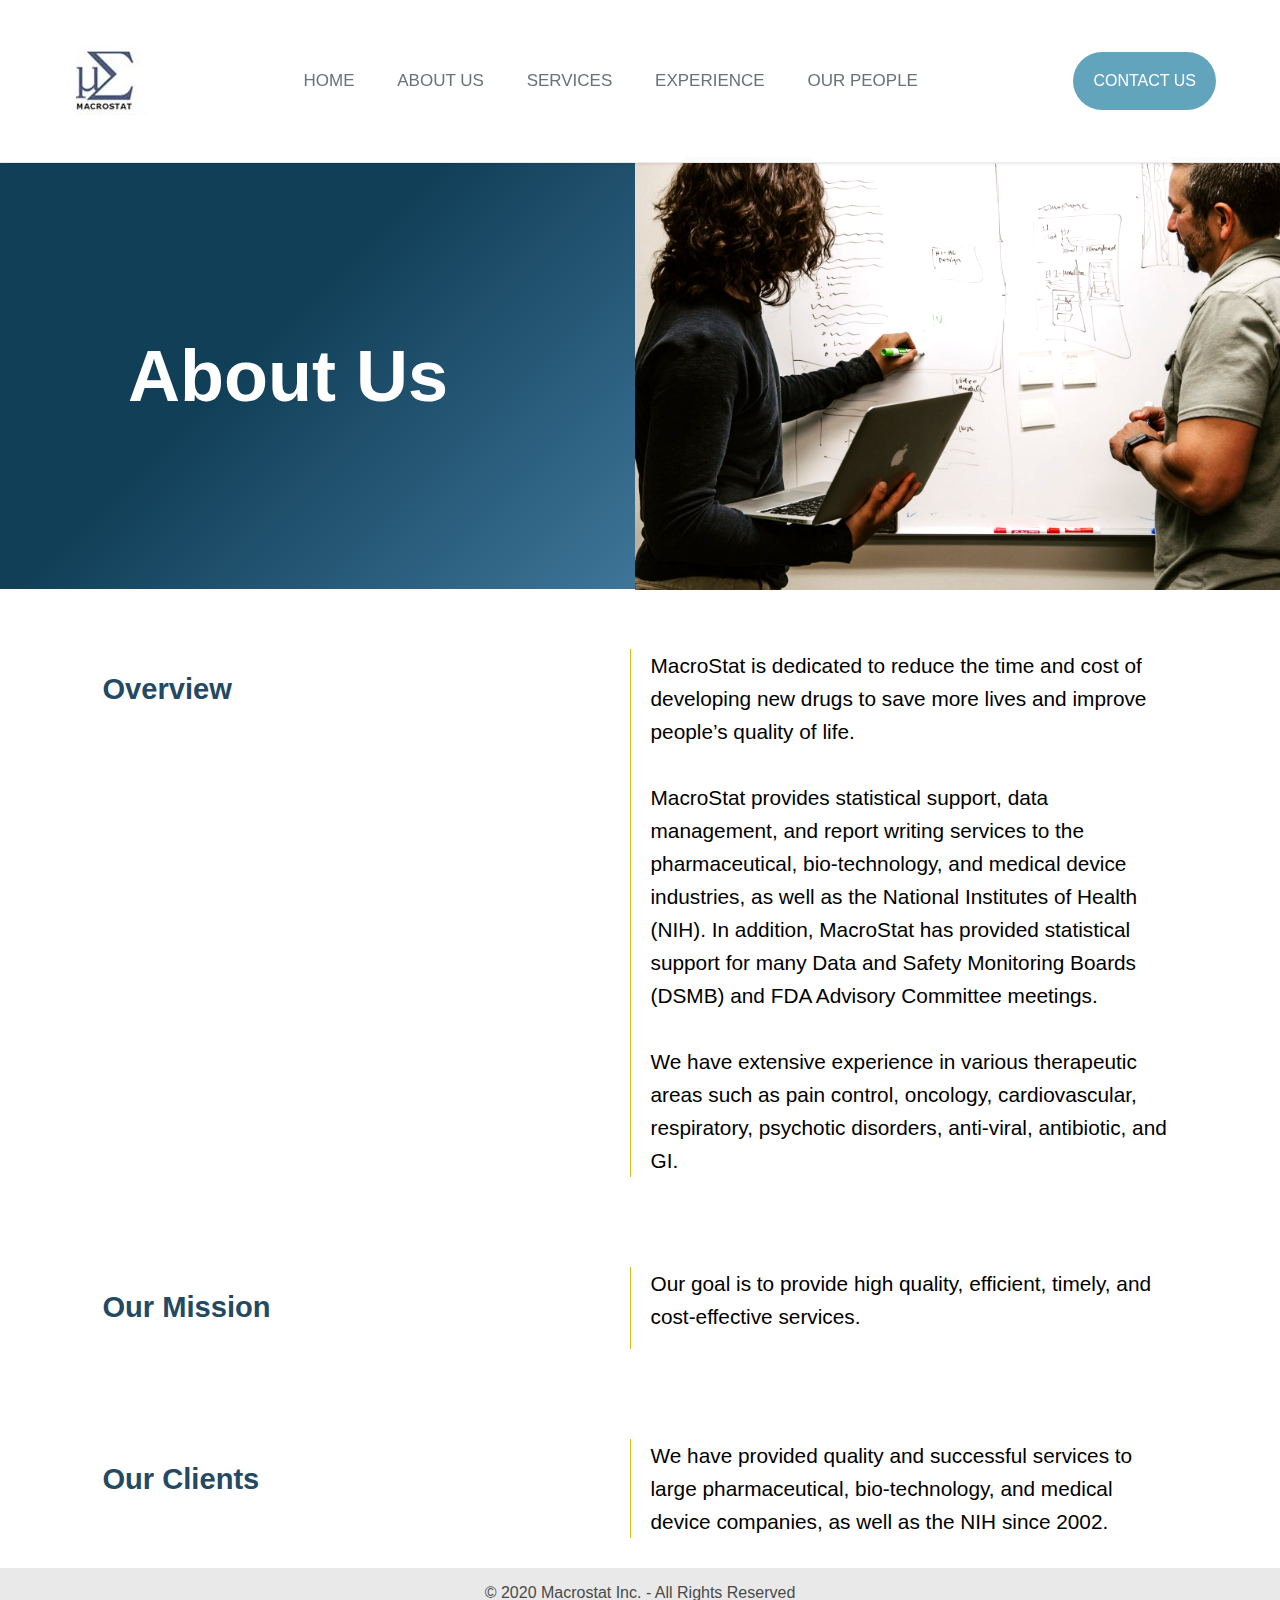
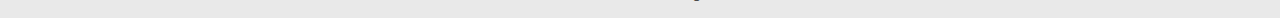
<file: aboutus.html>
<!DOCTYPE html>
<html lang="en">
  <head>
    <meta charset="UTF-8" />
    <meta name="viewport" content="width=device-width, initial-scale=1.0" />
    <title>About Us</title>
    <link rel="stylesheet" href="style.css" />
  </head>
  <body>
    <div class="header-container">
      <header>
        <div class="img-container">
          <a href="index.html" class="img-button">
            <img src="images/logo_edited.jpg" alt="" />
          </a>
        </div>
        <div class="nav-container">
          <a href="index.html" class="nav-links">HOME</a>
          <a href="aboutus.html" id="onThispage" class="nav-links">ABOUT US</a>
          <a href="services.html" class="nav-links">SERVICES</a>
          <a href="experience.html" class="nav-links">EXPERIENCE</a>
          <a href="ourpeople.html" class="nav-links">OUR PEOPLE</a>
        </div>
        <div class="contact-us-button">
          <a
            class="button-design"
            href="contactus.html"
            target=""
            rel="nofollow noopener"
            >Contact Us</a
          >
        </div>
        <div class="contact-us-button" id="contact-us-button-2">
          <a
            id="button-design-2"
            href="contactus.html"
            target=""
            rel="nofollow noopener"
            ><img src="images/icons/call-transparent.png" alt=""
          /></a>
        </div>
        <div class="nav-menu">
          <div class="line1"></div>
          <div class="line2"></div>
          <div class="line3"></div>
        </div>
      </header>
    </div>
    <div class="space"></div>
    <div class="header-content-container">
      <div class="section-header-container">
        <div class="section-header" id="aboutus-header">
          <h1>About Us</h1>
        </div>
        <div class="section-image" id="aboutus-image">
          <img src="images/header images/aboutus.jpeg" alt="" />
        </div>
      </div>

      <div class="body-content-container">
        <div class="aboutus-body-container" id="bc-1">
          <div class="body-header" id="bh-1">
            <h2>Overview</h2>
          </div>
          <div class="body-paragraph" id="bp-1">
            <p>
              MacroStat is dedicated to reduce the time and cost of developing
              new drugs to save more lives and improve people’s quality of life.
              <br /><br />
              MacroStat provides statistical support, data management, and
              report writing services to the pharmaceutical, bio-technology, and
              medical device industries, as well as the National Institutes of
              Health (NIH). In addition, MacroStat has provided statistical
              support for many Data and Safety Monitoring Boards (DSMB) and FDA
              Advisory Committee meetings.
              <br /><br />
              We have extensive experience in various therapeutic areas such as
              pain control, oncology, cardiovascular, respiratory, psychotic
              disorders, anti-viral, antibiotic, and GI.
            </p>
          </div>
        </div>
        <div class="aboutus-body-container" id="bc-2">
          <div class="body-header" id="bh-2">
            <h2>Our Mission</h2>
          </div>
          <div class="body-paragraph" id="bp-2">
            <p>
              Our goal is to provide high quality, efficient, timely, and
              cost-effective services.
            </p>
          </div>
        </div>
        <div class="aboutus-body-container" id="bc-3">
          <div class="body-header" id="bh-3">
            <h2>Our Clients</h2>
          </div>
          <div class="body-paragraph" id="bp-3">
            <p>
              We have provided quality and successful services to large
              pharmaceutical, bio-technology, and medical device companies, as
              well as the NIH since 2002.
            </p>
          </div>
        </div>
      </div>
    </div>
    <footer>
      <div class="footer-container">
        <p>© 2020 Macrostat Inc. - All Rights Reserved</p>
      </div>
    </footer>
  </body>
  <script src="app.js"></script>
</html>
</file>
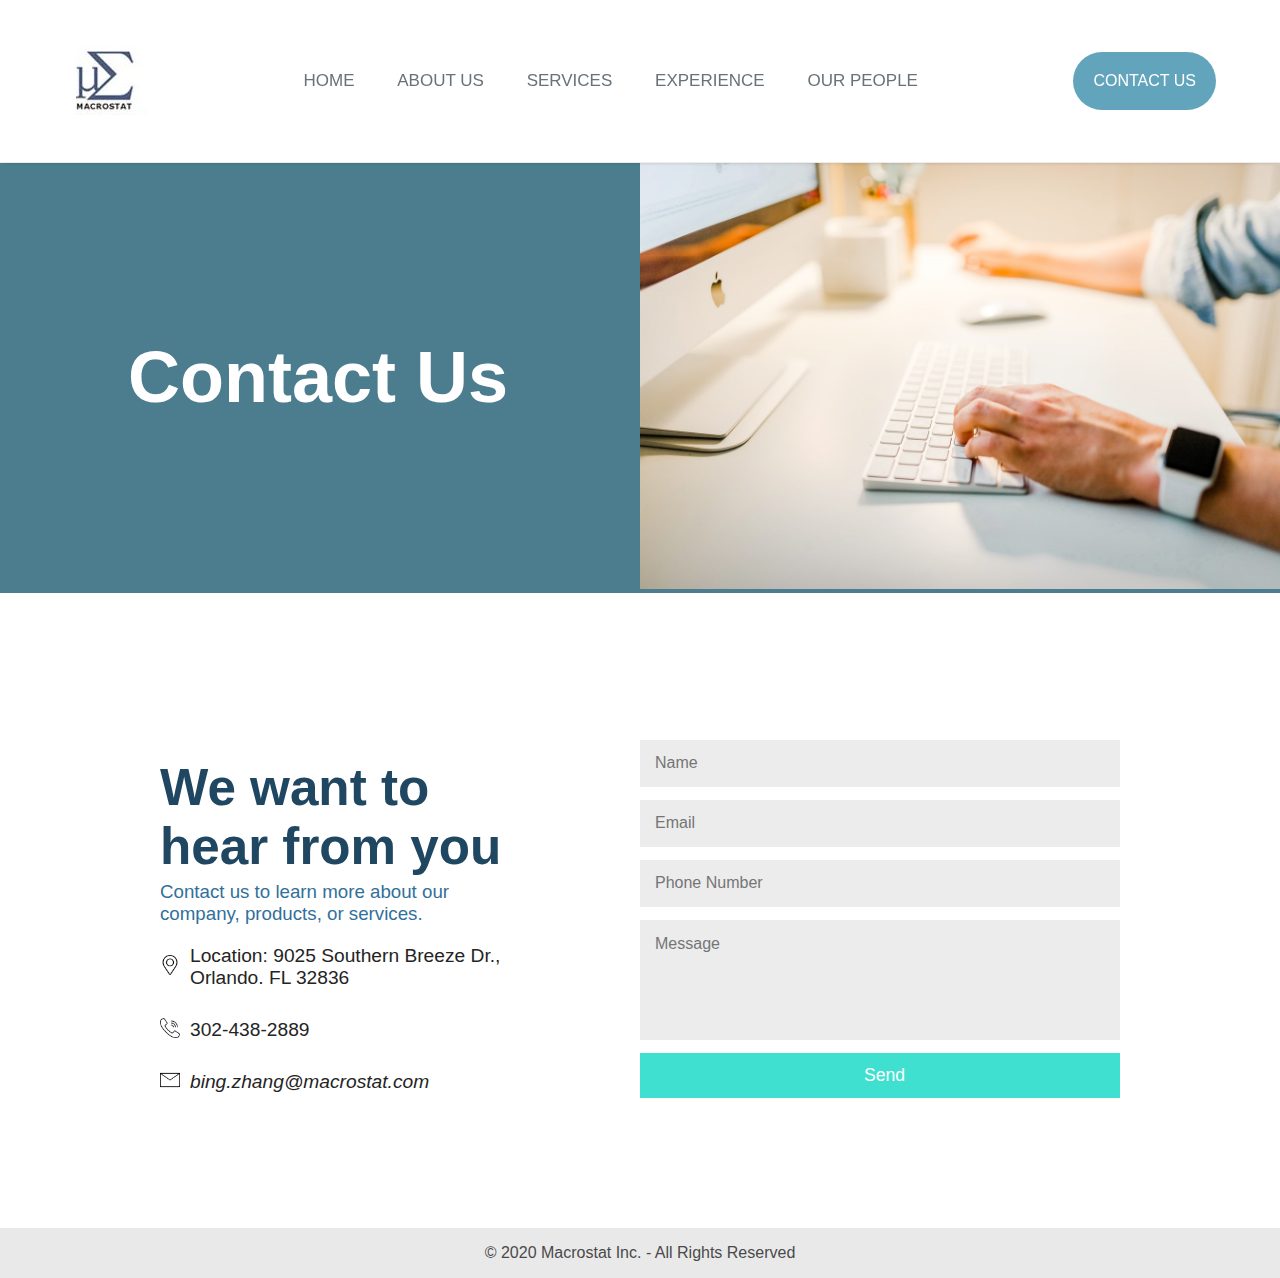
<file: contactus.html>
<!DOCTYPE html>
<html lang="en">
  <head>
    <meta charset="UTF-8" />
    <meta name="viewport" content="width=device-width, initial-scale=1.0" />
    <title>Contact Us</title>
    <link rel="stylesheet" href="style.css" />
  </head>
  <body>
    <div class="header-container">
      <header>
          <div class="img-container">
              <a href="index.html" class="img-button">
                  <img src="images/logo_edited.jpg" alt="">
              </a>
          </div>
          <div class="nav-container">
              <a href="index.html" class="nav-links">HOME</a>
              <a href="aboutus.html" class="nav-links">ABOUT US</a>
              <a href="services.html" class="nav-links">SERVICES</a>
              <a href="experience.html" class="nav-links">EXPERIENCE</a>
              <a href="ourpeople.html" class="nav-links">OUR PEOPLE</a>
          </div>
          <div class="contact-us-button">
              <a class="button-design" href="contactus.html" target="" rel="nofollow noopener">Contact Us</a></div>
          <div class="contact-us-button" id="contact-us-button-2">
              <a id="button-design-2" href="contactus.html" target="" rel="nofollow noopener"><img src="images/icons/call-transparent.png" alt=""></a></div>
          <div class="nav-menu">
              <div class="line1"></div>
              <div class="line2"></div>
              <div class="line3"></div>
          </div>
      </header>
  </div>
  <div class="space"></div>
    <div class="header-content-container" id="contactusPage">
      <div class="section-header-container" id="contactus-header-container">
        <div class="section-header" id="contactus-header">
          <h1>Contact Us</h1>
        </div>
        <div class="section-image" id="contactus-image">
          <img src="images/emailus.jpeg" alt="" />
        </div>
      </div>
    </div>
    <div class="contactUs-content-container">
      <div class="body-content">
        <div class="contactUs-side-text">
          <h2>We want to<br> hear from you</h2>
          <h3>
            Contact us to learn more about our company, products, or
            services.
          </h3>
          <div class="contactUs-info">
            <div class="contactUs-element" id="location">
                <div class="contactUs-image">
                    <img src="images/icons/pin.png" alt="">
                </div>
                <p>Location:  9025 Southern Breeze Dr., Orlando. FL 32836</p>
            </div>
            <div class="contactUs-element" id="number">
                <div class="contactUs-image">
                    <img src="images/icons/call.png" alt=""></div>
                <p>302-438-2889</p>
            </div>
            <div class="contactUs-element" id="email">
                <div class="contactUs-image">
                    <img src="images/icons/email.png" alt="">
                </div>
                <p>bing.zhang@macrostat.com</p>
            </div>
          </div>
          <div class="email-form-2">
            <form
              action="mailto:bing.zhang@macrostat.com"
              method="POST"
              name="EmailForm"
            >
              <div class="email-info">
                <input type="text" name="name" placeholder="Name"/><br><br>
              </div>
              <div class="email-info">
                <input type="text" name="email" placeholder="Email" />
              </div>
              <div class="email-info">
                <input type="text" name="number" placeholder="Phone Number" />
              </div>
              <div class="email-info">
                <!-- <input type="text" name="searchbar" class="searchbar" /> -->
                <textarea name="message" placeholder="Message" row="4" class="searchbar" required></textarea>
              </div>
              <div class="email-info" id="email-button">
                <input type="submit" value="Send"/>
              </div>
            </form>
          </div>
        </div>
        <div class="email-form">
          <form
            action="mailto:bing.zhang@macrostat.com"
            method="POST"
            name="EmailForm"
          >
            <div class="email-info">
              <input type="text" name="name" placeholder="Name" required/>
            </div>
            <div class="email-info">
              <input type="text" name="email" placeholder="Email" required/>
            </div>
            <div class="email-info">
              <input type="text" name="number" placeholder="Phone Number"/>
            </div>
            <div class="email-info">
              <!-- <input type="text" name="searchbar" class="searchbar" /> -->
              <textarea name="message" placeholder="Message" row="4" class="searchbar" required></textarea>
            </div>
            <div class="email-info" id="email-button">
              <input type="submit" name="submit" value="Send"/>
            </div>
          </form>
        </div>
      </div>
    </div>
    <footer>
      <div class="footer-container">
        <p>© 2020 Macrostat Inc. - All Rights Reserved</p>
      </div>
    </footer>
  </body>
  <script src="app.js">

  </script>
</html>
</file>
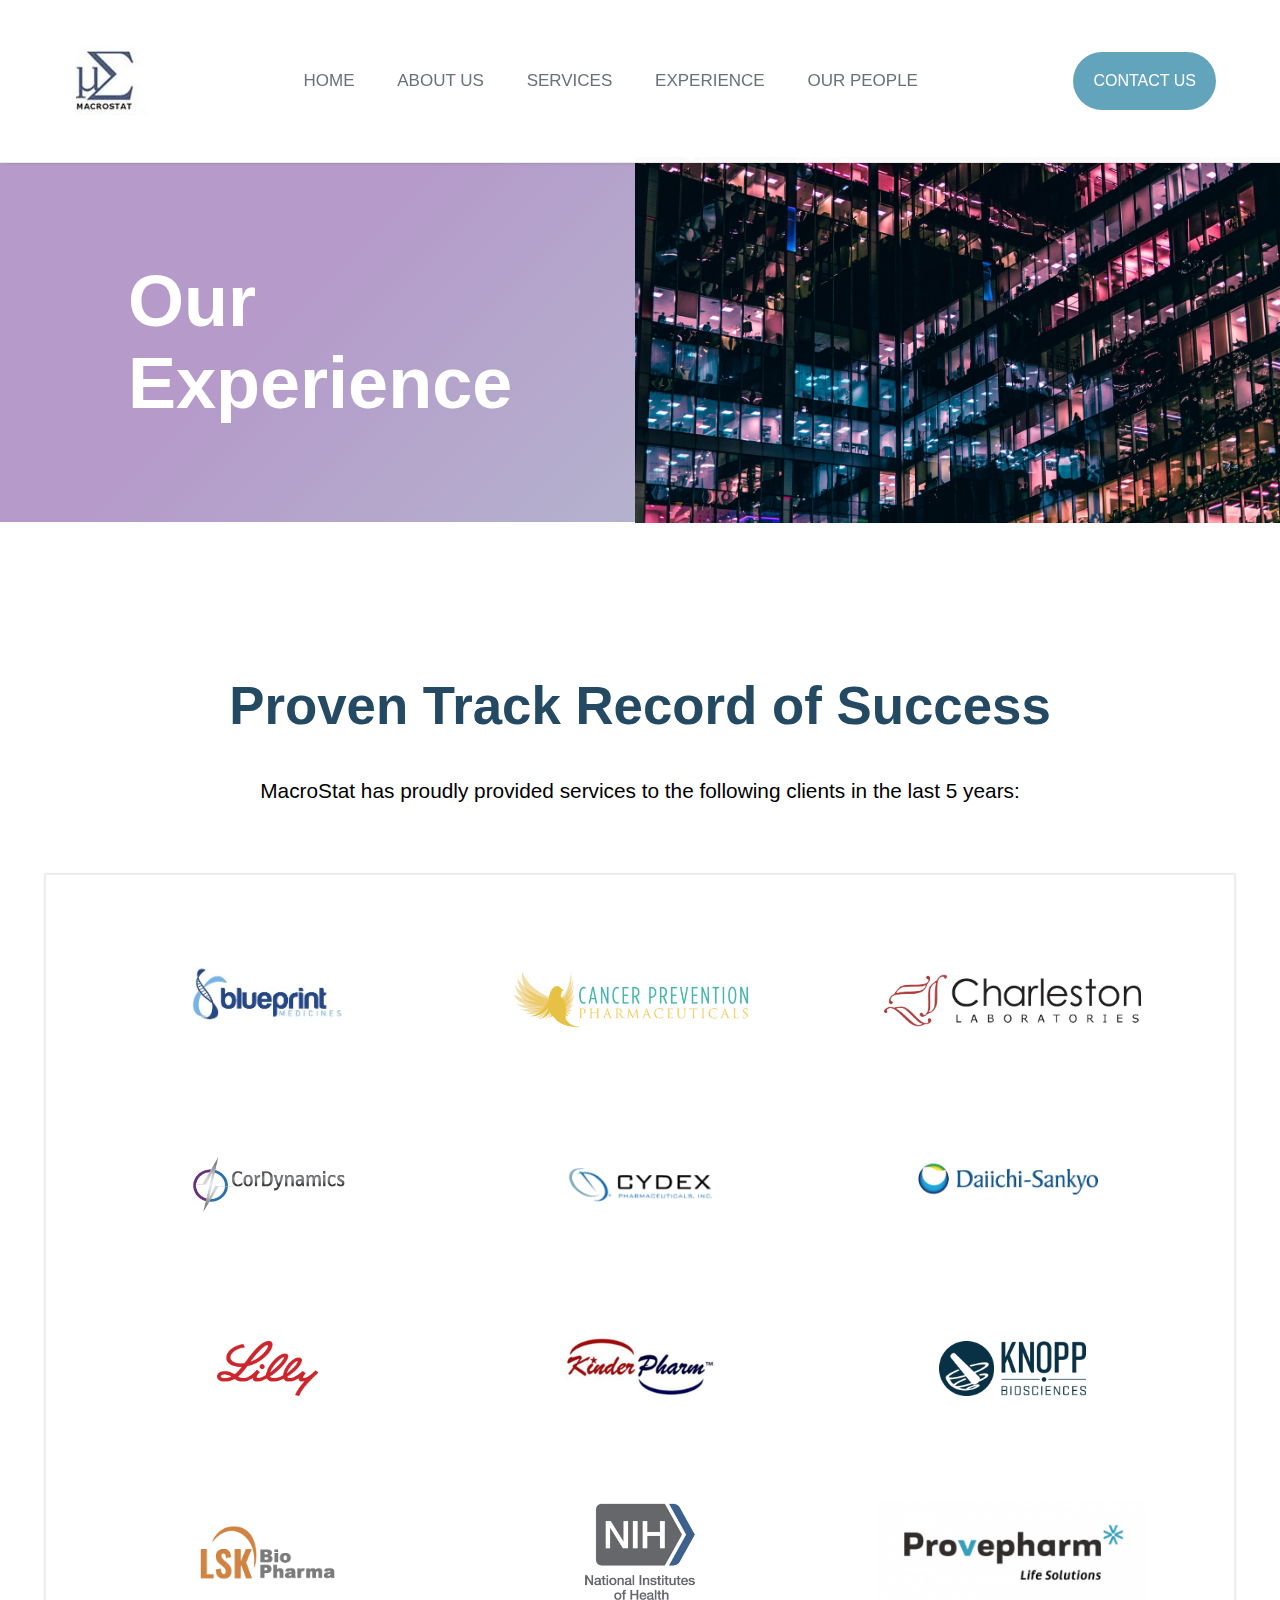
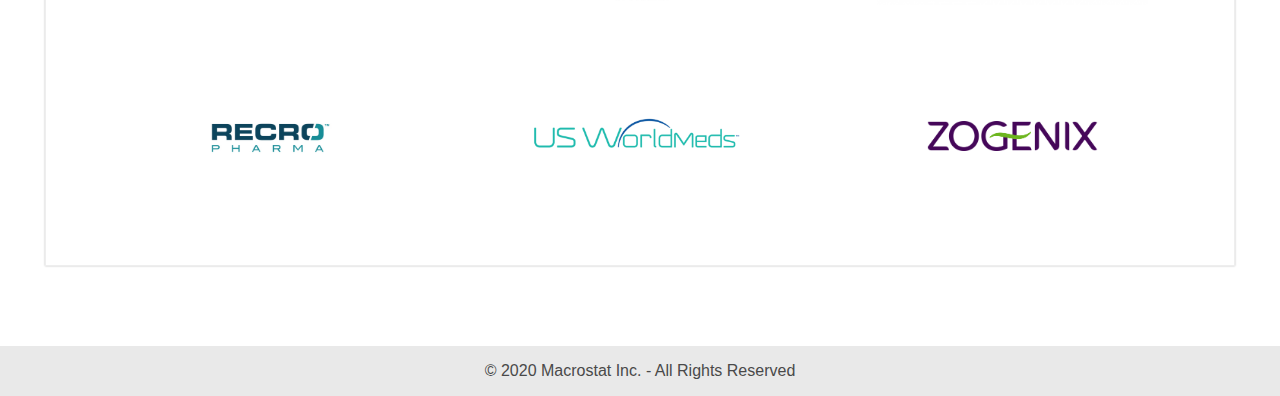
<file: experience.html>
<!DOCTYPE html>
<html lang="en">
  <head>
    <meta charset="UTF-8" />
    <meta name="viewport" content="width=device-width, initial-scale=1.0" />
    <title>Our Experience</title>
    <link rel="stylesheet" href="style.css" />
  </head>
  <body>
    <div class="header-container">
      <header>
        <div class="img-container">
          <a href="index.html" class="img-button">
            <img src="images/logo_edited.jpg" alt="" />
          </a>
        </div>
        <div class="nav-container">
          <a href="index.html" class="nav-links">HOME</a>
          <a href="aboutus.html" class="nav-links">ABOUT US</a>
          <a href="services.html" class="nav-links">SERVICES</a>
          <a href="experience.html" id="onThispage" class="nav-links">EXPERIENCE</a>
          <a href="ourpeople.html" class="nav-links">OUR PEOPLE</a>
        </div>
        <div class="contact-us-button">
          <a
            class="button-design"
            href="contactus.html"
            target=""
            rel="nofollow noopener"
            >Contact Us</a
          >
        </div>
        <div class="contact-us-button" id="contact-us-button-2">
          <a
            id="button-design-2"
            href="contactus.html"
            target=""
            rel="nofollow noopener"
            ><img src="images/icons/call-transparent.png" alt=""
          /></a>
        </div>
        <div class="nav-menu">
          <div class="line1"></div>
          <div class="line2"></div>
          <div class="line3"></div>
        </div>
      </header>
    </div>
    <div class="space"></div>
    <div class="header-content-container"></div>
      <div class="section-header-container" id="experience-header-container">
        <div class="section-header" id="experience-header">
          <h1>Our Experience</h1>
        </div>
        <div class="section-image" id="experience-image">
          <img src="images/experience-header.jpeg" alt="" />
        </div>
      </div>
      <div class="experience-body-content-container">
        <div class="eb-content-header-container">
          <div class="eb-content-header">
            <h2>Proven Track Record of Success</h2>
          </div>
          <div class="eb-content-description">
            <p>
              MacroStat has proudly provided services to the following clients
              in the last 5 years:
            </p>
          </div>
        </div>
        <div class="eb-grid-container">
          <div id="eb-grid-1" class="smallImg">
            <img src="images/company images/bpm.jpg" alt="" />
          </div>
          <div id="eb-grid-2" class="smallImg">
            <img src="images/company images/cpp.jpg" alt="" />
          </div>
          <div id="eb-grid-3">
            <img src="images/company images/cl.jpeg" alt="" />
          </div>
          <div id="eb-grid-4" class="medImg">
            <img src="images/company images/cd.png" alt="" />
          </div>
          <div id="eb-grid-5" class="smallImg">
            <img src="images/company images/cdp.png" alt="" />
          </div>
          <div id="eb-grid-6" class="smallImg">
            <img src="images/company images/ds.jpg" alt="" />
          </div>
          <div id="eb-grid-7" class="medImg">
            <img src="images/company images/el.png" alt="" />
          </div>
          <div id="eb-grid-8" class="smallImg">
            <img src="images/company images/kp.png" alt="" />
          </div>
          <div id="eb-grid-9" class="medImg">
            <img src="images/company images/kb.png" alt="" />
          </div>
          <div id="eb-grid-10" class="medImg">
            <img src="images/company images/lsk.png" alt="" />
          </div>
          <div id="eb-grid-11">
            <img src="images/company images/nih.jpg" alt="" />
          </div>
          <div id="eb-grid-12" class="medLargeImg">
            <img src="images/company images/p.png" alt="" />
          </div>
          <div id="eb-grid-13" class="smallImg">
            <img src="images/company images/rp.png" alt="" />
          </div>
          <div id="eb-grid-14" class="smallImg">
            <img src="images/company images/uswm.png" alt="" />
          </div>
          <div id="eb-grid-15" class="largeImg">
            <img src="images/company images/z.png" alt="" />
          </div>
        </div>
      </div>
    </div>
    <footer>
      <div class="footer-container">
        <p>© 2020 Macrostat Inc. - All Rights Reserved</p>
      </div>
    </footer>
  </body>
  <script src="app.js"></script>
</html>
</file>
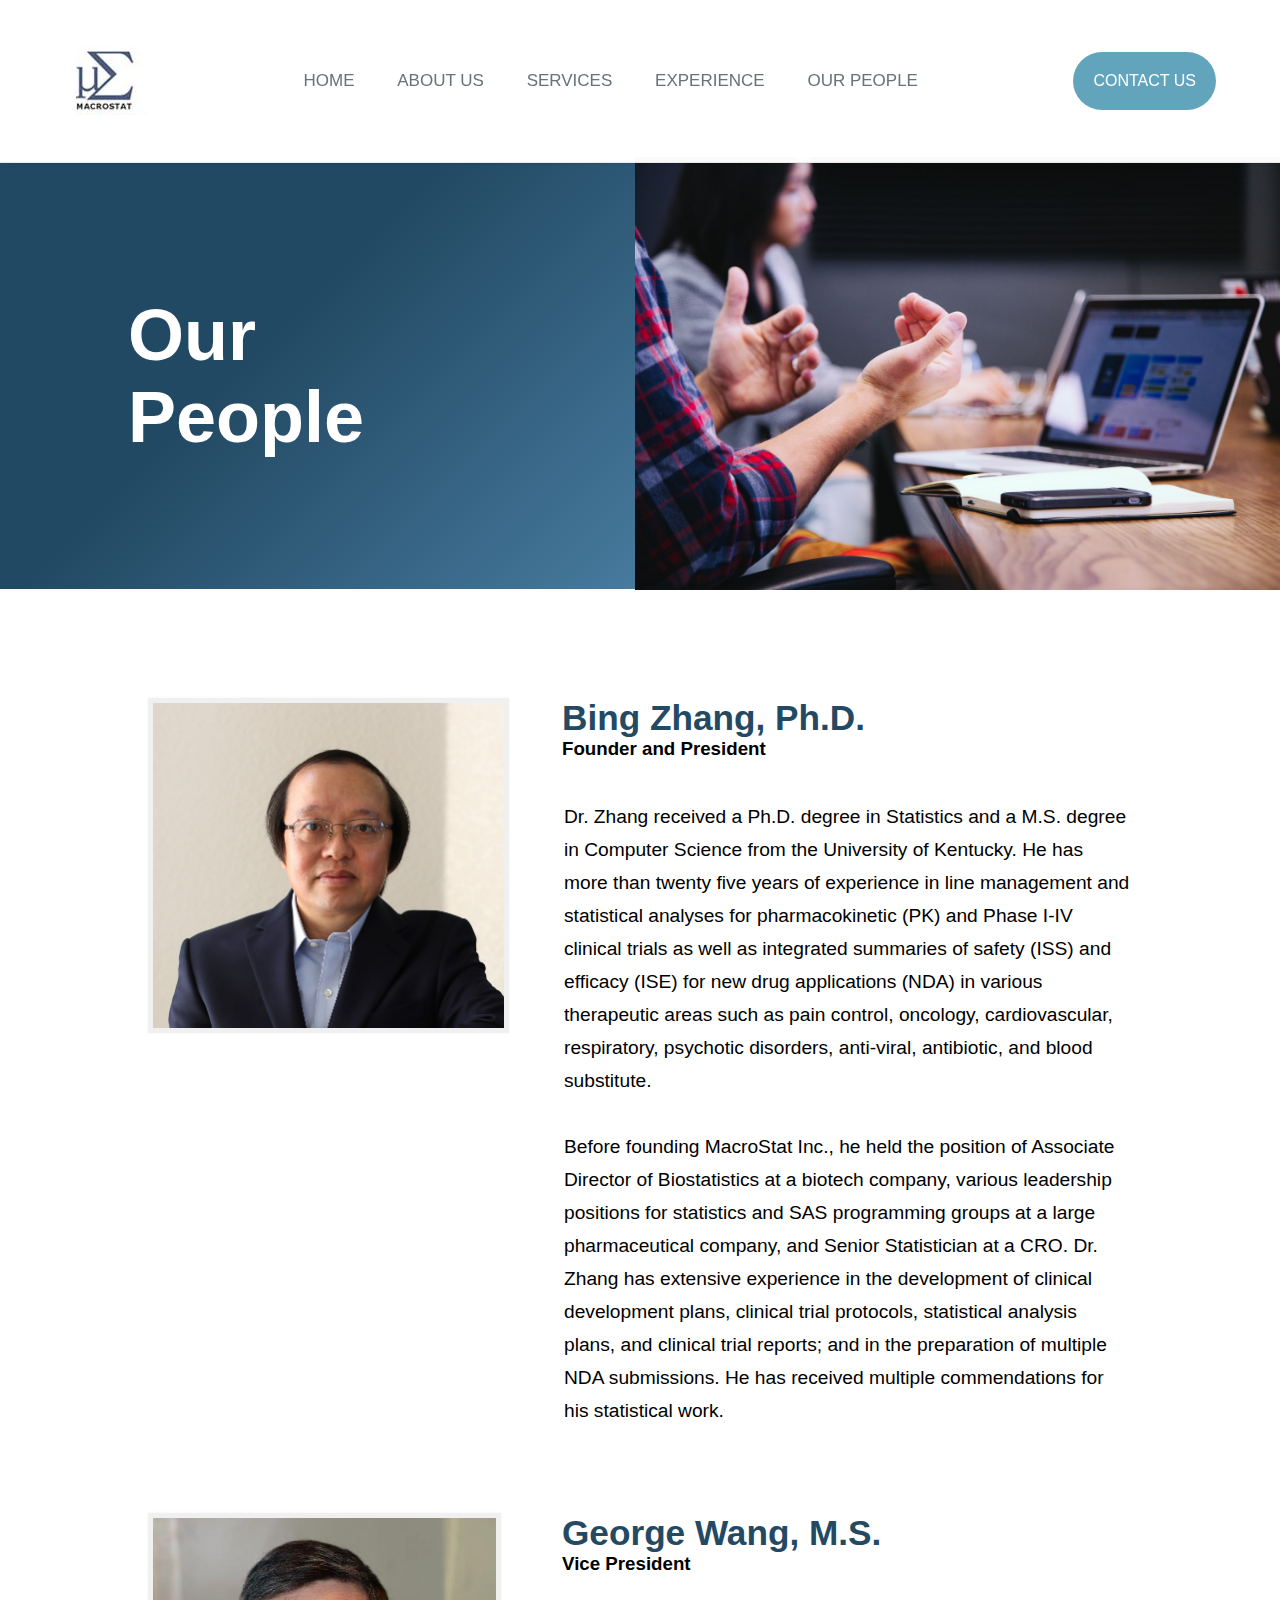
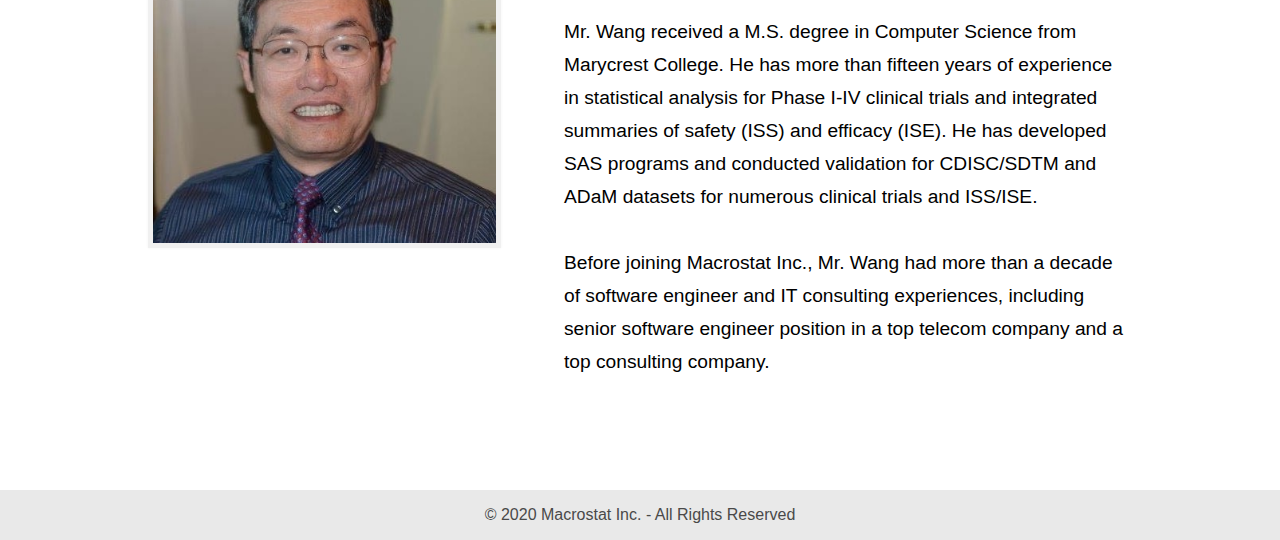
<file: OurPeople.html>
<!DOCTYPE html>
<html lang="en">
  <head>
    <meta charset="UTF-8" />
    <meta name="viewport" content="width=device-width, initial-scale=1.0" />
    <title>Our People</title>
    <link rel="stylesheet" href="style.css" />
  </head>
  <body>
    <div class="header-container">
      <header>
        <div class="img-container">
          <a href="index.html" class="img-button">
            <img src="images/logo_edited.jpg" alt="" />
          </a>
        </div>
        <div class="nav-container">
          <a href="index.html" class="nav-links">HOME</a>
          <a href="aboutus.html" class="nav-links">ABOUT US</a>
          <a href="services.html" class="nav-links">SERVICES</a>
          <a href="experience.html" class="nav-links">EXPERIENCE</a>
          <a href="OurPeople.html" id="onThispage" class="nav-links"
            >OUR PEOPLE</a
          >
        </div>
        <div class="contact-us-button">
          <a
            class="button-design"
            href="contactus.html"
            target=""
            rel="nofollow noopener"
            >Contact Us</a
          >
        </div>
        <div class="contact-us-button" id="contact-us-button-2">
          <a
            id="button-design-2"
            href="contactus.html"
            target=""
            rel="nofollow noopener"
            ><img src="images/icons/call-transparent.png" alt=""
          /></a>
        </div>
        <div class="nav-menu">
          <div class="line1"></div>
          <div class="line2"></div>
          <div class="line3"></div>
        </div>
      </header>
    </div>
    <div class="space"></div>

    <div class="header-content-container">
      <div class="section-header-container" id="ourpeople-header-container">
        <div class="section-header" id="ourpeople-header">
          <h1>Our People</h1>
        </div>
        <div class="section-image" id="ourpeople-image">
          <img src="images/header images/ourpeople.jpeg" alt="" />
        </div>
      </div>
      <div id="ourpeople-content-container">
        <div class="ourpeople-cc" id="ourpeople-cc-1">
          <div id="ourpeople-bodyimage-1">
            <img src="images/ourpeople/bingzhangprofile.jpg" alt="" />
          </div>
          <div id="ourpeople-description-1">
            <div class="op-description-header">
              <h2>Bing Zhang, Ph.D.</h2>
              <h3>Founder and President</h3>
              <img src="images/ourpeople/bingzhangprofile.jpg" alt="" />
            </div>
            <p>
              Dr. Zhang received a Ph.D. degree in Statistics and a M.S. degree
              in Computer Science from the University of Kentucky. He has more
              than twenty five years of experience in line management and
              statistical analyses for pharmacokinetic (PK) and Phase I-IV
              clinical trials as well as integrated summaries of safety (ISS)
              and efficacy (ISE) for new drug applications (NDA) in various
              therapeutic areas such as pain control, oncology, cardiovascular,
              respiratory, psychotic disorders, anti-viral, antibiotic, and
              blood substitute.
              <br /><br />Before founding MacroStat Inc., he held the position
              of Associate Director of Biostatistics at a biotech company,
              various leadership positions for statistics and SAS programming
              groups at a large pharmaceutical company, and Senior Statistician
              at a CRO. Dr. Zhang has extensive experience in the development of
              clinical development plans, clinical trial protocols, statistical
              analysis plans, and clinical trial reports; and in the preparation
              of multiple NDA submissions. He has received multiple
              commendations for his statistical work.
            </p>
          </div>
        </div>
        <div class="ourpeople-cc" id="ourpeople-cc-2">
          <div id="ourpeople-bodyimage-2">
            <img src="images/ourpeople/George-a.jpg" alt="" />
          </div>
          <div id="ourpeople-description-1">
            <div class="op-description-header">
              <h2>George Wang, M.S.</h2>
              <h3>Vice President</h3>
              <img src="images/ourpeople/George-a.jpg" alt="" />
            </div>
            <p>
              Mr. Wang received a M.S. degree in Computer Science from Marycrest
              College. He has more than fifteen years of experience in
              statistical analysis for Phase I-IV clinical trials and integrated
              summaries of safety (ISS) and efficacy (ISE). He has developed SAS
              programs and conducted validation for CDISC/SDTM and ADaM datasets
              for numerous clinical trials and ISS/ISE.<br /><br />
              Before joining Macrostat Inc., Mr. Wang had more than a decade of
              software engineer and IT consulting experiences, including senior
              software engineer position in a top telecom company and a top
              consulting company.
            </p>
          </div>
        </div>
      </div>
    </div>

    <footer>
      <div class="footer-container">
        <p>© 2020 Macrostat Inc. - All Rights Reserved</p>
      </div>
    </footer>
  </body>
  <script src="app.js"></script>
</html>
</file>
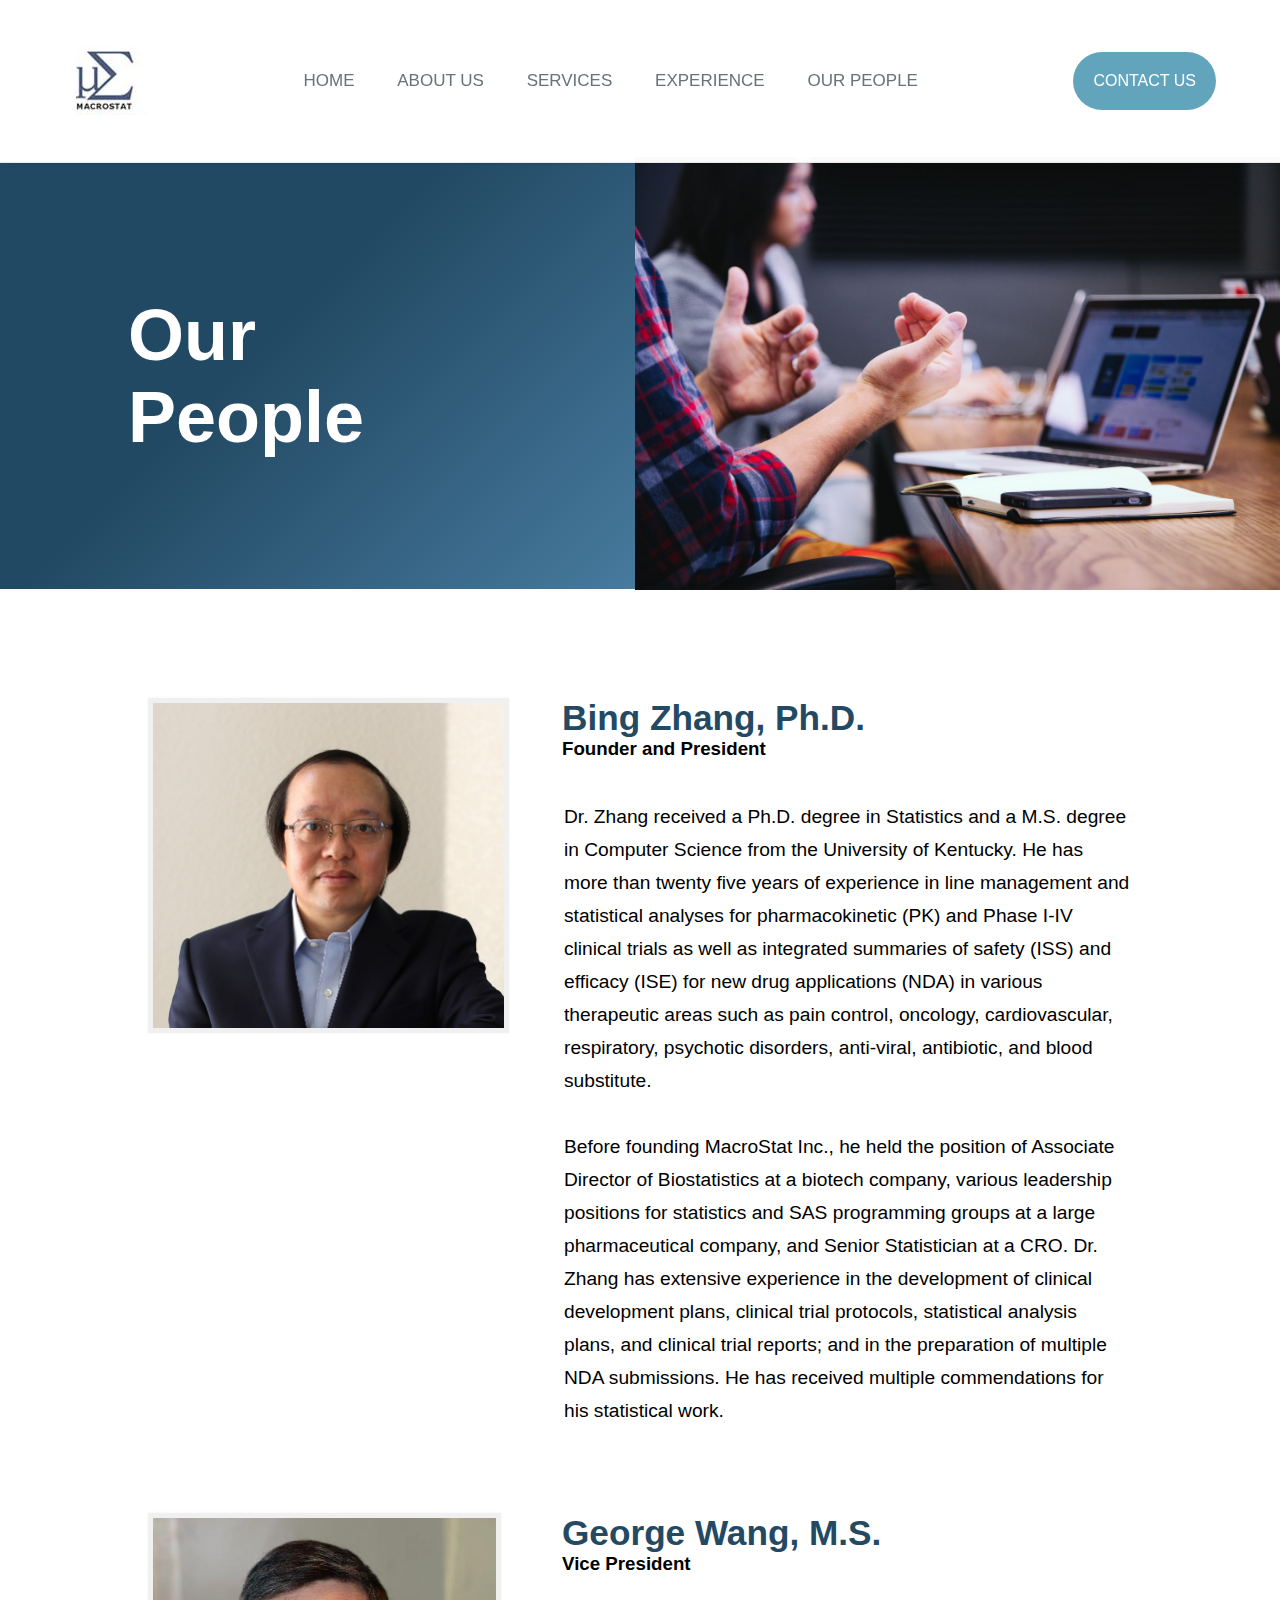
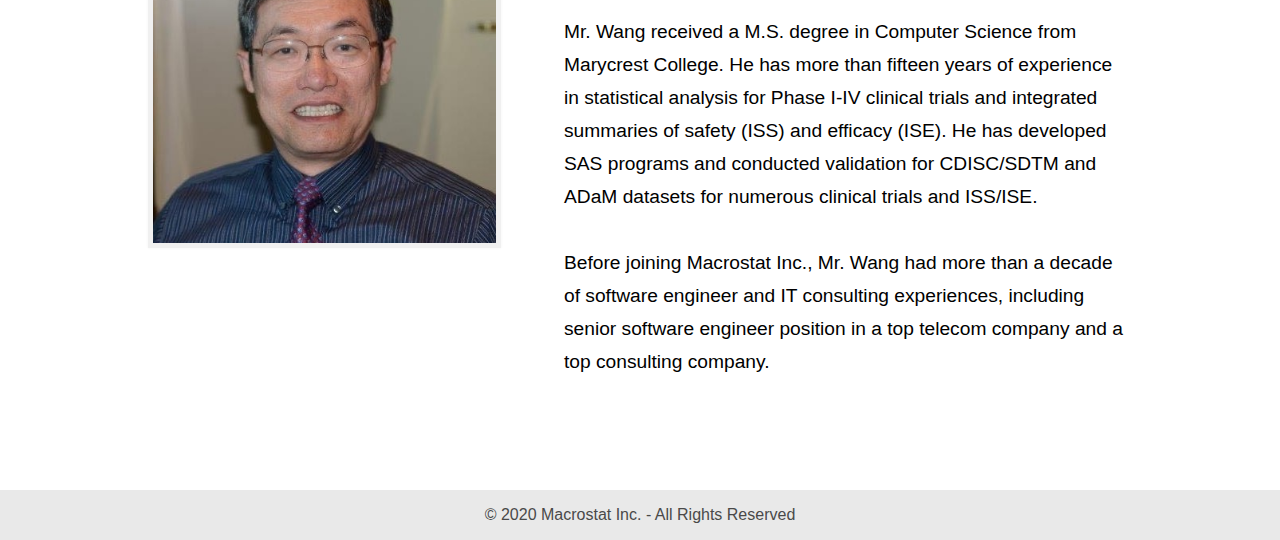
<file: ourpeople.html>
<!DOCTYPE html>
<html lang="en">
  <head>
    <meta charset="UTF-8" />
    <meta name="viewport" content="width=device-width, initial-scale=1.0" />
    <title>Our People</title>
    <link rel="stylesheet" href="style.css" />
  </head>
  <body>
    <div class="header-container">
      <header>
        <div class="img-container">
          <a href="index.html" class="img-button">
            <img src="images/logo_edited.jpg" alt="" />
          </a>
        </div>
        <div class="nav-container">
          <a href="index.html" class="nav-links">HOME</a>
          <a href="aboutus.html" class="nav-links">ABOUT US</a>
          <a href="services.html" class="nav-links">SERVICES</a>
          <a href="experience.html" class="nav-links">EXPERIENCE</a>
          <a href="ourpeople.html" id="onThispage" class="nav-links"
            >OUR PEOPLE</a
          >
        </div>
        <div class="contact-us-button">
          <a
            class="button-design"
            href="contactus.html"
            target=""
            rel="nofollow noopener"
            >Contact Us</a
          >
        </div>
        <div class="contact-us-button" id="contact-us-button-2">
          <a
            id="button-design-2"
            href="contactus.html"
            target=""
            rel="nofollow noopener"
            ><img src="images/icons/call-transparent.png" alt=""
          /></a>
        </div>
        <div class="nav-menu">
          <div class="line1"></div>
          <div class="line2"></div>
          <div class="line3"></div>
        </div>
      </header>
    </div>
    <div class="space"></div>

    <div class="header-content-container">
      <div class="section-header-container" id="ourpeople-header-container">
        <div class="section-header" id="ourpeople-header">
          <h1>Our People</h1>
        </div>
        <div class="section-image" id="ourpeople-image">
          <img src="images/header images/ourpeople.jpeg" alt="" />
        </div>
      </div>
      <div id="ourpeople-content-container">
        <div class="ourpeople-cc" id="ourpeople-cc-1">
          <div id="ourpeople-bodyimage-1">
            <img src="images/ourpeople/bingzhangprofile.jpg" alt="" />
          </div>
          <div id="ourpeople-description-1">
            <div class="op-description-header">
              <h2>Bing Zhang, Ph.D.</h2>
              <h3>Founder and President</h3>
              <img src="images/ourpeople/bingzhangprofile.jpg" alt="" />
            </div>
            <p>
              Dr. Zhang received a Ph.D. degree in Statistics and a M.S. degree
              in Computer Science from the University of Kentucky. He has more
              than twenty five years of experience in line management and
              statistical analyses for pharmacokinetic (PK) and Phase I-IV
              clinical trials as well as integrated summaries of safety (ISS)
              and efficacy (ISE) for new drug applications (NDA) in various
              therapeutic areas such as pain control, oncology, cardiovascular,
              respiratory, psychotic disorders, anti-viral, antibiotic, and
              blood substitute.
              <br /><br />Before founding MacroStat Inc., he held the position
              of Associate Director of Biostatistics at a biotech company,
              various leadership positions for statistics and SAS programming
              groups at a large pharmaceutical company, and Senior Statistician
              at a CRO. Dr. Zhang has extensive experience in the development of
              clinical development plans, clinical trial protocols, statistical
              analysis plans, and clinical trial reports; and in the preparation
              of multiple NDA submissions. He has received multiple
              commendations for his statistical work.
            </p>
          </div>
        </div>
        <div class="ourpeople-cc" id="ourpeople-cc-2">
          <div id="ourpeople-bodyimage-2">
            <img src="images/ourpeople/George-a.jpg" alt="" />
          </div>
          <div id="ourpeople-description-1">
            <div class="op-description-header">
              <h2>George Wang, M.S.</h2>
              <h3>Vice President</h3>
              <img src="images/ourpeople/George-a.jpg" alt="" />
            </div>
            <p>
              Mr. Wang received a M.S. degree in Computer Science from Marycrest
              College. He has more than fifteen years of experience in
              statistical analysis for Phase I-IV clinical trials and integrated
              summaries of safety (ISS) and efficacy (ISE). He has developed SAS
              programs and conducted validation for CDISC/SDTM and ADaM datasets
              for numerous clinical trials and ISS/ISE.<br /><br />
              Before joining Macrostat Inc., Mr. Wang had more than a decade of
              software engineer and IT consulting experiences, including senior
              software engineer position in a top telecom company and a top
              consulting company.
            </p>
          </div>
        </div>
      </div>
    </div>

    <footer>
      <div class="footer-container">
        <p>© 2020 Macrostat Inc. - All Rights Reserved</p>
      </div>
    </footer>
  </body>
  <script src="app.js"></script>
</html>
</file>
<file: style.css>
/* Animations */

html {
  scroll-behavior: auto;
}

body[data-aos-duration="4000"] [data-aos],
[data-aos][data-aos][data-aos-duration="4000"] {
  transition-duration: 1500ms;
}

body[data-aos-duration="500"] [data-aos],
[data-aos][data-aos][data-aos-duration="500"] {
  transition-duration: 1000ms;
}

.fade-in {
  animation: fadeIn ease 1.5s;
  -webkit-animation: fadeIn ease 1.5s;
  -moz-animation: fadeIn ease 1.5s;
  -o-animation: fadeIn ease 1.5s;
  -ms-animation: fadeIn ease 1.5s;
}
@keyframes fadeIn {
  0% {
    opacity: 0;
    transform: translate(0, 5vh);
  }
  100% {
    opacity: 1;
    transform: translate(0, 0);
  }
}

@-moz-keyframes fadeIn {
  0% {
    opacity: 0;
  }
  100% {
    opacity: 1;
  }
}

@-webkit-keyframes fadeIn {
  0% {
    opacity: 0;
  }
  100% {
    opacity: 1;
  }
}

@-o-keyframes fadeIn {
  0% {
    opacity: 0;
  }
  100% {
    opacity: 1;
  }
}

@-ms-keyframes fadeIn {
  0% {
    opacity: 0;
  }
  100% {
    opacity: 1;
  }
}

.fade-in {
  animation: fadeIn ease 2s;
  -webkit-animation: fadeIn ease 2s;
  -moz-animation: fadeIn ease 2s;
  -o-animation: fadeIn ease 2s;
  -ms-animation: fadeIn ease 2s;
}
@keyframes fadeIn {
  0% {
    opacity: 0;
    transform: translate(0, 5vh);
  }
  100% {
    opacity: 1;
    transform: translate(0, 0);
  }
}

@-moz-keyframes fadeIn {
  0% {
    opacity: 0;
  }
  100% {
    opacity: 1;
  }
}

@-webkit-keyframes fadeIn {
  0% {
    opacity: 0;
  }
  100% {
    opacity: 1;
  }
}

@-o-keyframes fadeIn {
  0% {
    opacity: 0;
  }
  100% {
    opacity: 1;
  }
}

@-ms-keyframes fadeIn {
  0% {
    opacity: 0;
  }
  100% {
    opacity: 1;
  }
}

html,
body {
  margin: 0;
  padding: 0;
  font-family: "Noto Sans", sans-serif;
  overflow-x: hidden;
}

h1 {
  color: rgb(35, 73, 99);
}

header {
  display: flex;
  justify-content: space-between;
  align-items: center;
  height: 18vh;
  width: 90%;
  margin: auto;
  position: relative;
}

/*EVERY PAGE HEADER BAR */

.header-container {
  border-bottom: 1px solid rgba(167, 167, 167, 0.2);
  box-shadow: 0 1px 6px -5px rgb(41, 4, 4);
  width: 100%;
  position: fixed;
  background-color: white;
  z-index: 1;
  height: 18vh;
  opacity: 98%;
}

.img-container {
  display: flex;
  align-items: center;
}

.img-container a:hover {
  border: none;
}

.nav-container {
  display: flex;
  align-items: center;
  justify-content: space-evenly;
  width: 700px;
}

.nav-links {
  text-decoration: none;
  font-size: 17px;
  color: #647078;
  display: flex;
  align-items: center;
  height: 100%;
}

.nav-container a:hover {
  transition: all 0.4s ease 0s;
  color: #8b9aa5;
  padding: 2px 0 2px 0;
  /* border-top: 1px solid #8b9aa5; */
  border-bottom: 1px solid #8b9aa5;
}

@media screen and (max-width: 768px) {
  .nav-container a {
    border-bottom: 1px solid #9dbdd3;
  }
  .nav-container a:hover {
    border: none;
    padding: 0;
  }
}

.space {
  height: 18vh;
}

@media screen and (max-width: 768px) {
  .space {
    height: 15vh;
  }
}

/*Contact Us Button*/
.contact-us-button {
  display: flex;
  align-items: center;
}

/*
#contact-us-button-2 is "contact us" symbol — navigation bar

*/

#contact-us-button-2 {
  display: none;
}

#contact-us-button-2 img {
  width: 30px;
}

.button-design {
  color: #fff !important;
  text-transform: uppercase;
  text-decoration: none;
  background: #60a3bc;
  padding: 20px;
  border-radius: 50px;
  display: inline-block;
  border: none;
  transition: all 0.4s ease 0s;
}

#button-design-2 {
  color: #fff !important;
  text-transform: uppercase;
  text-decoration: none;
  background: #60a3bc;
  padding: 10px;
  border-radius: 50%;
  display: inline-block;
  border: none;
  transition: all 0.4s ease 0s;
}

.button-design:hover {
  text-shadow: 0px 0px 2px rgba(255, 255, 255, 1);
  transition: all 0.4s ease 0s;
  padding: 25px;
}

#button-design-2:hover {
  text-shadow: 0px 0px 2px rgba(255, 255, 255, 1);
  transition: all 0.4s ease 0s;
  padding: 13px;
}

/*Responsive Nav Bar Menu*/

.nav-menu {
  display: none;
}

.nav-menu div {
  width: 30px;
  height: 3px;
  background-color: #60a3bc;
  margin: 5px;
  transition: all 0.3s ease;
}

@media screen and (max-width: 1024px) {
  .contact-us-button {
    display: none;
  }
  #contact-us-button-2 {
    display: block;
  }
}

@media screen and (max-width: 768px) {
  body {
    overflow-x: hidden;
  }

  /* Header */

  .nav-menu {
    display: block;
    cursor: pointer;
  }

  .nav-container {
    position: fixed;
    right: 0;
    top: 15.15vh;
    background: #60a3bc;
    flex-direction: column;
    height: 84.85vh;
    width: 100%;
    transform: translateX(100%);
    transition: transform 0.5s ease-in;
  }

  .nav-container a:hover {
    background: #8dc4da;
    color: white;
    transition: ease-in 0.3s;
  }

  .nav-container a {
    width: 100%;
    padding-left: 60px;
  }

  .nav-container a:hover {
    padding-left: 60px;
  }

  .nav-container a {
    color: white;
    opacity: 0;
  }

  #contact-us-button-2 {
    display: block;
    position: absolute;
    right: 45px;
  }

  #button-design-2 img {
    width: 20px;
  }
}

.nav-active {
  transform: translateX(0%);
}

.nav-darken {
  /* filter: brightness(20%); */
}

@keyframes navLinkFade {
  from {
    opacity: 0;
    transform: translateX(50px);
  }
  to {
    opacity: 1;
    transform: translateX(0px);
  }
}

.toggle .line1 {
  transform: rotate(-45deg) translate(-5px, 6px);
}
.toggle .line2 {
  opacity: 0;
}
.toggle .line3 {
  transform: rotate(45deg) translate(-5px, -6px);
}

/* NAV BAR - MOBILE SCREEN */

@media screen and (max-width: 768px) {
  header {
    display: flex;
    align-items: center;
  }

  .header-container {
    height: 15vh;
  }

  .img-button img {
    height: 55px;
  }

  .contact-us-button {
    margin-bottom: 5px;
  }

  .nav-menu {
    margin-bottom: 5px;
  }
}

/*Body*/

#body-background {
  height: 92vh;
  background: url("images/header2.jpg") no-repeat 0 -400px;
  background-position: 85% 80%;
  transform: rotate(180deg);
  text-align: center;
  color: #ffffff;
  opacity: 90%;
  filter: brightness(85%);
}

.body-intro {
  position: absolute;
  top: 40%;
  width: 90%;
  left: 10%;
  padding-left: 2em;
}

@media (max-width: 1058px) {
  .body-intro {
    top: 25%;
  }
}

@media (min-width: 1920px) {
  .body-intro {
    left: 15%;
    top: 46%;
  }
}

#intro-2 {
  color: black;
}

.body-intro h1 {
  color: rgb(255, 255, 255);
  height: 100%;
  font-weight: 500px;
  font-size: 4.8em;
  padding: 10px;
  text-shadow: 0 0 36px rgba(0, 0, 0, 0.8);
  padding: 0;
  margin: 0;
  width: 55%;
}

@media screen and (max-width: 768px) {
  #body-background {
    height: 92vh;
    background-position: 80% 60%;
  }

  .body-intro h1 {
    width: 100%;
  }

  #macrostat-title {
  }
}

.body-intro p {
  color: white;
  margin: 0;
  font-size: 1.2em;
  padding-top: 10px;
  width: 80%;
}

.image-blur {
  transition: 1s;
  filter: brightness(10%);
}

/* Section */

.body-container {
  display: flex;
  flex-direction: column;
}

.section-wrapper {
  width: 100%;
  margin: auto;
  min-height: 60vh;
  display: flex;
}

.section {
  display: flex;
  flex-direction: column;
  align-items: center;
  justify-content: center;
  margin: auto;
}

.section-titles,
.section-description p {
  width: 80%;
  margin: auto;
}

.section-titles {
  display: flex;
  flex-direction: column;
  align-items: center;
  font-weight: 500;
  font-size: 2.2em;
  color: rgb(35, 73, 99);
}

.section img {
  height: 50px;
}

.section-titles h1,
.section-titles h3 {
  margin-top: 1em;
  margin-bottom: 0.2em;
  font-size: 1.8em;
}

.section-description {
  width: 75%;
  font-size: 1.6em;
  text-align: center;
  font-weight: lighter;
  padding: 3vh;
}

/* Section 1 Specific - Introduction */

#section-wrapper-1 {
  min-height: 65vh;
}

#section-wrapper-1 .nav-button {
  margin-bottom: 2.5em;
}

#section-1 p {
  margin-bottom: 0.5em;
}

/* Section 2 Specific */

#section-wrapper-2 {
  display: flex;
  background-image: linear-gradient(350deg, #ffffff 0%, #d7e1ec 74%);
  min-height: 60vh;
}

#section-2 .section-description {
}

#section-2 {
  display: flex;
  flex-direction: row;
  justify-content: center;
  align-items: center;
}

#section-2 .section-description {
  text-align: start;
  margin-bottom: 2.5em;
}

#section-2 img {
  width: 50%;
  height: auto;
}

.section-description ul {
  color: black;
  margin-bottom: 2em;
  list-style: none;
}

ul li {
  padding: 12px;
  color: black;
  list-style-image: url("images/icons/plus.png");
}

.nav-button {
  background-color: white;
  border: 1.5px solid turquoise;
  color: turquoise;
  text-decoration: none;
  padding: 25px;
  font-size: 1.2rem;
}

#section-2 .nav-button {
  margin-left: 20px;
}

.nav-button:hover {
  transition: ease-in 0.2s;
  color: white;
  background-color: turquoise;
}

/*Section 3 - Our Experience Homepage Section*/

#section-3 p {
  width: 87%;
}

#section-3 .nav-button {
  text-align: center;
  margin-top: 1em;
}

.experience-content-container {
  display: flex;
  flex-direction: column;
  align-items: center;
  margin-bottom: 4em;
}

#section-3 .nav-button {
  width: 30%;
}

.client-container {
  display: grid;
  grid-template-columns: 1fr 1fr 1fr;
  grid-template-rows: 1fr 1fr;
  grid-row-gap: 1em;
  grid-column-gap: 1em;
  margin-top: 2em;
}

/* R - Index */

@media screen and (min-width: 1500px) {
  .body-intro h1 {
    font-size: 5em;
  }

  #section-1 p,
  #section-2 ul li,
  #section-3 p {
    font-size: 0.9em;
    width: 100%;
  }

  .nav-button {
    font-size: 1rem;
  }

  .client-container {
    grid-template-columns: 1fr 1fr;
    grid-template-rows: auto;
    justify-content: center;
  }
  #section-3 .nav-button {
    margin-right: 0;
    margin-left: 0;
  }
}

@media screen and (max-width: 768px) {
  .body {
    overflow-x: hidden;
  }

  #body-background {
    background-position: 80% 95%;
  }

  .body-intro {
    overflow-x: hidden;
    position: absolute;
    top: 30%;
    width: 100%;
    padding: 0;
    left: 0;
    padding-left: 2em;
    margin-left: 2em;
    width: 70%;
  }

  .body-intro h1 {
    font-size: 3.2em;
  }

  .body-intro p {
    font-size: 1em;
  }

  #section-1 h1,
  #section-wrapper-4 h1 {
    font-size: 1em;
    text-align: center;
  }

  #section-1 h1 {
    margin-top: 10vh;
    font-size: 0.9em;
    width: 100%;
  }

  #section-1 p,
  #section-2 ul li,
  #section-3 p {
    font-size: 0.8em;
    width: 100%;
    padding-top: 0.5em;
  }

  #section-1 p {
    line-height: 1.5em;
    width: 90%;
  }

  #section-2 {
    flex-direction: column;
    align-items: center;
    justify-content: center;
    display: flex;
    text-align: center;
  }

  #section-2 .section-description {
    display: flex;
    flex-direction: column;
    align-items: center;
  }

  #section-2 h1 {
    text-align: center;
    margin: 0;
    font-size: 1.3em;
  }

  #section-2 .nav-button {
    margin: 0;
  }

  #section-2 img {
    margin-top: 2.2em;
    height: 60px;
    width: auto;
  }

  #section-3 h1 {
    font-size: 1.3em;
    margin-top: 1vh;
  }

  .client-container {
    grid-template-columns: 1fr;
    grid-template-rows: auto;
  }

  .client {
    height: 200px;
  }

  #img-4,
  #img-5,
  #img-6 {
    display: none;
    border: none;
  }

  #client-4,
  #client-5,
  #client-6 {
    display: none;
    border: none;
  }

  #section-wrapper-4 h1 {
    font-size: 1.3em;
    margin-bottom: 10px;
  }

  #client-nav-button {
  }
}

.client {
  border: 1px solid rgba(0, 0, 0, 0.2);
  box-shadow: 0 0 3px rgba(0, 0, 0, 0.05);
  display: flex;
  justify-content: center;
  align-items: center;
}

.client img {
  height: 12vh;
  width: auto;
  margin: 10px;
  padding: 10px;
}

/*
.client:hover {
  box-shadow: 0 0 5px rgba(0, 0, 0, 0.5);
}
*/

#img-1 {
  height: 10vh;
}

#img-2 {
  height: 18vh;
}

#img-3 {
  height: 4.5vh;
}

#img-4 {
  height: 21vh;
}

#img-5 {
  height: 9.5vh;
}

#img-6 {
  height: 22vh;
}

/* Section 4 */
#section-wrapper-4 {
  background-color: #142b3a;
  background-image: url("data:image/svg+xml,%3Csvg xmlns='http://www.w3.org/2000/svg' viewBox='0 0 304 304' width='304' height='304'%3E%3Cpath fill='%23ffffff' fill-opacity='0.04' d='M44.1 224a5 5 0 1 1 0 2H0v-2h44.1zm160 48a5 5 0 1 1 0 2H82v-2h122.1zm57.8-46a5 5 0 1 1 0-2H304v2h-42.1zm0 16a5 5 0 1 1 0-2H304v2h-42.1zm6.2-114a5 5 0 1 1 0 2h-86.2a5 5 0 1 1 0-2h86.2zm-256-48a5 5 0 1 1 0 2H0v-2h12.1zm185.8 34a5 5 0 1 1 0-2h86.2a5 5 0 1 1 0 2h-86.2zM258 12.1a5 5 0 1 1-2 0V0h2v12.1zm-64 208a5 5 0 1 1-2 0v-54.2a5 5 0 1 1 2 0v54.2zm48-198.2V80h62v2h-64V21.9a5 5 0 1 1 2 0zm16 16V64h46v2h-48V37.9a5 5 0 1 1 2 0zm-128 96V208h16v12.1a5 5 0 1 1-2 0V210h-16v-76.1a5 5 0 1 1 2 0zm-5.9-21.9a5 5 0 1 1 0 2H114v48H85.9a5 5 0 1 1 0-2H112v-48h12.1zm-6.2 130a5 5 0 1 1 0-2H176v-74.1a5 5 0 1 1 2 0V242h-60.1zm-16-64a5 5 0 1 1 0-2H114v48h10.1a5 5 0 1 1 0 2H112v-48h-10.1zM66 284.1a5 5 0 1 1-2 0V274H50v30h-2v-32h18v12.1zM236.1 176a5 5 0 1 1 0 2H226v94h48v32h-2v-30h-48v-98h12.1zm25.8-30a5 5 0 1 1 0-2H274v44.1a5 5 0 1 1-2 0V146h-10.1zm-64 96a5 5 0 1 1 0-2H208v-80h16v-14h-42.1a5 5 0 1 1 0-2H226v18h-16v80h-12.1zm86.2-210a5 5 0 1 1 0 2H272V0h2v32h10.1zM98 101.9V146H53.9a5 5 0 1 1 0-2H96v-42.1a5 5 0 1 1 2 0zM53.9 34a5 5 0 1 1 0-2H80V0h2v34H53.9zm60.1 3.9V66H82v64H69.9a5 5 0 1 1 0-2H80V64h32V37.9a5 5 0 1 1 2 0zM101.9 82a5 5 0 1 1 0-2H128V37.9a5 5 0 1 1 2 0V82h-28.1zm16-64a5 5 0 1 1 0-2H146v44.1a5 5 0 1 1-2 0V18h-26.1zm102.2 270a5 5 0 1 1 0 2H98v14h-2v-16h124.1zM242 149.9V160h16v34h-16v62h48v48h-2v-46h-48v-66h16v-30h-16v-12.1a5 5 0 1 1 2 0zM53.9 18a5 5 0 1 1 0-2H64V2H48V0h18v18H53.9zm112 32a5 5 0 1 1 0-2H192V0h50v2h-48v48h-28.1zm-48-48a5 5 0 0 1-9.8-2h2.07a3 3 0 1 0 5.66 0H178v34h-18V21.9a5 5 0 1 1 2 0V32h14V2h-58.1zm0 96a5 5 0 1 1 0-2H137l32-32h39V21.9a5 5 0 1 1 2 0V66h-40.17l-32 32H117.9zm28.1 90.1a5 5 0 1 1-2 0v-76.51L175.59 80H224V21.9a5 5 0 1 1 2 0V82h-49.59L146 112.41v75.69zm16 32a5 5 0 1 1-2 0v-99.51L184.59 96H300.1a5 5 0 0 1 3.9-3.9v2.07a3 3 0 0 0 0 5.66v2.07a5 5 0 0 1-3.9-3.9H185.41L162 121.41v98.69zm-144-64a5 5 0 1 1-2 0v-3.51l48-48V48h32V0h2v50H66v55.41l-48 48v2.69zM50 53.9v43.51l-48 48V208h26.1a5 5 0 1 1 0 2H0v-65.41l48-48V53.9a5 5 0 1 1 2 0zm-16 16V89.41l-34 34v-2.82l32-32V69.9a5 5 0 1 1 2 0zM12.1 32a5 5 0 1 1 0 2H9.41L0 43.41V40.6L8.59 32h3.51zm265.8 18a5 5 0 1 1 0-2h18.69l7.41-7.41v2.82L297.41 50H277.9zm-16 160a5 5 0 1 1 0-2H288v-71.41l16-16v2.82l-14 14V210h-28.1zm-208 32a5 5 0 1 1 0-2H64v-22.59L40.59 194H21.9a5 5 0 1 1 0-2H41.41L66 216.59V242H53.9zm150.2 14a5 5 0 1 1 0 2H96v-56.6L56.6 162H37.9a5 5 0 1 1 0-2h19.5L98 200.6V256h106.1zm-150.2 2a5 5 0 1 1 0-2H80v-46.59L48.59 178H21.9a5 5 0 1 1 0-2H49.41L82 208.59V258H53.9zM34 39.8v1.61L9.41 66H0v-2h8.59L32 40.59V0h2v39.8zM2 300.1a5 5 0 0 1 3.9 3.9H3.83A3 3 0 0 0 0 302.17V256h18v48h-2v-46H2v42.1zM34 241v63h-2v-62H0v-2h34v1zM17 18H0v-2h16V0h2v18h-1zm273-2h14v2h-16V0h2v16zm-32 273v15h-2v-14h-14v14h-2v-16h18v1zM0 92.1A5.02 5.02 0 0 1 6 97a5 5 0 0 1-6 4.9v-2.07a3 3 0 1 0 0-5.66V92.1zM80 272h2v32h-2v-32zm37.9 32h-2.07a3 3 0 0 0-5.66 0h-2.07a5 5 0 0 1 9.8 0zM5.9 0A5.02 5.02 0 0 1 0 5.9V3.83A3 3 0 0 0 3.83 0H5.9zm294.2 0h2.07A3 3 0 0 0 304 3.83V5.9a5 5 0 0 1-3.9-5.9zm3.9 300.1v2.07a3 3 0 0 0-1.83 1.83h-2.07a5 5 0 0 1 3.9-3.9zM97 100a3 3 0 1 0 0-6 3 3 0 0 0 0 6zm0-16a3 3 0 1 0 0-6 3 3 0 0 0 0 6zm16 16a3 3 0 1 0 0-6 3 3 0 0 0 0 6zm16 16a3 3 0 1 0 0-6 3 3 0 0 0 0 6zm0 16a3 3 0 1 0 0-6 3 3 0 0 0 0 6zm-48 32a3 3 0 1 0 0-6 3 3 0 0 0 0 6zm16 16a3 3 0 1 0 0-6 3 3 0 0 0 0 6zm32 48a3 3 0 1 0 0-6 3 3 0 0 0 0 6zm-16 16a3 3 0 1 0 0-6 3 3 0 0 0 0 6zm32-16a3 3 0 1 0 0-6 3 3 0 0 0 0 6zm0-32a3 3 0 1 0 0-6 3 3 0 0 0 0 6zm16 32a3 3 0 1 0 0-6 3 3 0 0 0 0 6zm32 16a3 3 0 1 0 0-6 3 3 0 0 0 0 6zm0-16a3 3 0 1 0 0-6 3 3 0 0 0 0 6zm-16-64a3 3 0 1 0 0-6 3 3 0 0 0 0 6zm16 0a3 3 0 1 0 0-6 3 3 0 0 0 0 6zm16 96a3 3 0 1 0 0-6 3 3 0 0 0 0 6zm0 16a3 3 0 1 0 0-6 3 3 0 0 0 0 6zm16 16a3 3 0 1 0 0-6 3 3 0 0 0 0 6zm16-144a3 3 0 1 0 0-6 3 3 0 0 0 0 6zm0 32a3 3 0 1 0 0-6 3 3 0 0 0 0 6zm16-32a3 3 0 1 0 0-6 3 3 0 0 0 0 6zm16-16a3 3 0 1 0 0-6 3 3 0 0 0 0 6zm-96 0a3 3 0 1 0 0-6 3 3 0 0 0 0 6zm0 16a3 3 0 1 0 0-6 3 3 0 0 0 0 6zm16-32a3 3 0 1 0 0-6 3 3 0 0 0 0 6zm96 0a3 3 0 1 0 0-6 3 3 0 0 0 0 6zm-16-64a3 3 0 1 0 0-6 3 3 0 0 0 0 6zm16-16a3 3 0 1 0 0-6 3 3 0 0 0 0 6zm-32 0a3 3 0 1 0 0-6 3 3 0 0 0 0 6zm0-16a3 3 0 1 0 0-6 3 3 0 0 0 0 6zm-16 0a3 3 0 1 0 0-6 3 3 0 0 0 0 6zm-16 0a3 3 0 1 0 0-6 3 3 0 0 0 0 6zm-16 0a3 3 0 1 0 0-6 3 3 0 0 0 0 6zM49 36a3 3 0 1 0 0-6 3 3 0 0 0 0 6zm-32 0a3 3 0 1 0 0-6 3 3 0 0 0 0 6zm32 16a3 3 0 1 0 0-6 3 3 0 0 0 0 6zM33 68a3 3 0 1 0 0-6 3 3 0 0 0 0 6zm16-48a3 3 0 1 0 0-6 3 3 0 0 0 0 6zm0 240a3 3 0 1 0 0-6 3 3 0 0 0 0 6zm16 32a3 3 0 1 0 0-6 3 3 0 0 0 0 6zm-16-64a3 3 0 1 0 0-6 3 3 0 0 0 0 6zm0 16a3 3 0 1 0 0-6 3 3 0 0 0 0 6zm-16-32a3 3 0 1 0 0-6 3 3 0 0 0 0 6zm80-176a3 3 0 1 0 0-6 3 3 0 0 0 0 6zm16 0a3 3 0 1 0 0-6 3 3 0 0 0 0 6zm-16-16a3 3 0 1 0 0-6 3 3 0 0 0 0 6zm32 48a3 3 0 1 0 0-6 3 3 0 0 0 0 6zm16-16a3 3 0 1 0 0-6 3 3 0 0 0 0 6zm0-32a3 3 0 1 0 0-6 3 3 0 0 0 0 6zm112 176a3 3 0 1 0 0-6 3 3 0 0 0 0 6zm-16 16a3 3 0 1 0 0-6 3 3 0 0 0 0 6zm0 16a3 3 0 1 0 0-6 3 3 0 0 0 0 6zm0 16a3 3 0 1 0 0-6 3 3 0 0 0 0 6zM17 180a3 3 0 1 0 0-6 3 3 0 0 0 0 6zm0 16a3 3 0 1 0 0-6 3 3 0 0 0 0 6zm0-32a3 3 0 1 0 0-6 3 3 0 0 0 0 6zm16 0a3 3 0 1 0 0-6 3 3 0 0 0 0 6zM17 84a3 3 0 1 0 0-6 3 3 0 0 0 0 6zm32 64a3 3 0 1 0 0-6 3 3 0 0 0 0 6zm16-16a3 3 0 1 0 0-6 3 3 0 0 0 0 6z'%3E%3C/path%3E%3C/svg%3E");
  width: 100%;
  min-height: 60vh;
  display: flex;
}

#section-wrapper-4 h1 {
  color: white;
  margin: 0;
  margin-bottom: 0.5em;
}

#section-4 p,
#section-4 h1 {
  color: white;
}

#contactus-bottom-button {
  color: white;
  background-color: turquoise;
}

#contactus-bottom-button:hover {
  background-color: white;
  border: 1.5px solid turquoise;
  color: turquoise;
  text-decoration: none;
  transition: ease-in 0.2s;
}

/* Footer */

footer {
  display: flex;
  justify-content: center;
  background: rgb(233, 233, 233);
  font-weight: lighter;
  color: rgb(73, 73, 73);
}

/* END INDEX SECTION 
//
//
//
//
//
//
//
//
//
*/

/*About Us Page*/

.header-content-container {
  position: relative;
}

/*EVERY PAGE Header*/

@media (min-width: 1920px) {
  .section-image {
    margin: -7px;
  }
}

.section-header-container {
  display: grid;
  grid-template-columns: 1fr 1fr;
  background-color: #2a2a72;
  /* background-image: linear-gradient(315deg, #2a2a72 0%, #113f58 74%); */
  background-image: linear-gradient(315deg, #6daddb 0%, #113f58 74%);
  align-items: center;
}

.section-header-container-mobile {
  display: none;
}

.section-image {
  margin: -5px;
}

.section-image img {
  width: 100%;
}

/* END EVERY PAGE HEADER 
//
//
//
//
//
//
//
//
*/

#aboutus-header h1 {
  font-size: 4.5em;
  width: 60%;
  margin: auto;
  color: white;
}

/*Content*/

#aboutus-image img {
  filter: brightness(1.35);
}

.body-content-container {
  width: 84%;
  margin: auto;
  display: flex;
  flex-direction: column;
}

.aboutus-body-container {
  display: flex;
  flex-direction: row;
  margin-top: 60px;
  margin-bottom: 30px;
}

#bh-1 h2,
#bh-2 h2,
#bh-3 h2 {
  font-size: 1.4em;
  width: 80%;
}

#bh-1 h3 {
  margin-top: 8px;
}

#bp-1,
#bp-2,
#bp-3 {
  border-left: 1px solid rgb(219, 189, 20);
  padding: 0;
  padding-left: 20px;
}

.body-header {
  flex: 1;
  font-size: 1.3em;
  color: rgb(35, 73, 99);
}

.body-paragraph {
  flex: 1;
}

.body-paragraph p {
  line-height: 33px;
  font-size: 1.3em;
  margin: 0;
  padding: 0;
  font-weight: 500;
}

/* R - About Us */

@media screen and (max-width: 768px) {
  .aboutus-body-container h3 {
    /* display: none; */
    text-align: left;
    font-size: 1.2rem;
  }

  .aboutus-body-container {
    margin: 0;
  }

  /* #bc-1 {
    margin-top: 10vh;
  } */

  #aboutus-header h1 {
    font-size: 4.3em;
  }

  .section-header-container {
    display: none;
  }

  .section-header-container-mobile {
    display: block;
    margin-bottom: -150px;
  }

  .section-header-container-mobile img {
    width: 100%;
    filter: brightness(70%);
  }

  #experience-image-mobile img {
    height: 250px;
    filter: brightness(50%);
  }

  .section-header-container-mobile h1 {
    display: flex;
    justify-content: center;
    position: relative;
    top: -200px;
    z-index: 0;
    color: white;
    text-shadow: 0 0 36px rgba(0, 0, 0, 0.59);
    font-size: 2.8em;
  }

  /* #body-background {
    height: 92vh;
    background: url("images/header2.jpg") no-repeat 0 -400px;
    background-position: 90% 60%;
    transform: rotate(180deg);
    text-align: center;
    color: #ffffff;
    opacity: 90%;
    filter: brightness(70%);
  } */

  /* .section-header {
    font-size: 0.8em;
    width: 100%;
    margin-top: 5em;
    text-align: center;
    margin-bottom: 2em;
  } */

  .aboutus-body-container {
    display: flex;
    flex-direction: column;
    text-align: center;
  }

  #bh-1 h2,
  #bh-2 h2,
  #bh-3 h2 {
    font-size: 1.3em;
    width: 100%;
    text-align: left;
  }

  #bp-1,
  #bp-2,
  #bp-3 {
    border: none;
    padding-left: 5px;
    width: 100%;
    font-size: 0.9rem;
    text-align: left;
  }

  #bc-1,
  #bc-2,
  #bc-3 {
    margin: 1em 0 1em 0;
  }

  #bc-1 {
    margin-top: 5vh;
  }

  #bc-1,
  #bc-2 {
    border-bottom: 1px solid rgb(207, 207, 207);
    padding-bottom: 20px;
  }

  #bc-3 {
    margin-bottom: 5vh;
  }
}

/*Services*/
#services-header-container {
  background-color: #ffffff;
  background-image: linear-gradient(315deg, #ffffff 0%, #afbdcc 74%);
}

#services-header h1 {
  color: rgb(35, 73, 99);
  font-size: 5em;
  width: 60%;
  margin: auto;
}

#services-cc h2 {
  color: rgb(35, 73, 99);
}

.services-scroll {
  display: flex;
  width: 60%;
  margin: auto;
  align-items: center;
  color: rgb(129, 129, 129);
  font-style: italic;
}

.services-scroll:hover {
  opacity: 50%;
  transition: ease-in 0.4s;
}

.services-scroll img {
  height: 20px;
  margin-left: 8px;
  opacity: 50%;
}

#services-cc-1 {
  display: grid;
  grid-template-columns: 1fr 35% 32% 1fr;
  grid-template-rows: 1fr;
  grid-template-areas: ". description image .";
  gap: 60px;
  margin-top: 130px;
  padding: 10px;
}

#responsive-image-1,
#responsive-image-2 {
  display: none;
}

#services-description-1 {
  display: flex;
  flex-direction: column;
  grid-area: description;
}

#services-description-1 h2,
#services-cc-2 h2 {
  font-size: 2.2em;
}

#services-description-1 p,
#services-cc-2 p {
  font-size: 1.4em;
  line-height: 33px;
}

#services-bodyimage-1 {
  grid-area: image;
  display: flex;
  overflow: hidden;
}

#services-bodyimage-1 img {
  width: 100%;
}

#services-cc-2 {
  display: grid;
  grid-template-columns: 1fr 35% 32% 1fr;
  grid-template-areas: ". description-2 image-2 .";
  gap: 60px;
  margin-top: 100px;
  margin-bottom: 100px;
  padding: 10px;
}

#services-description-2 {
  display: flex;
  flex-direction: column;
  grid-area: description-2;
}

#services-bodyimage-2 {
  grid-area: image-2;
  display: flex;
}

#services-bodyimage-2 img {
  width: 100%;
}

#services-cc-1 h2,
#services-cc-2 h2 {
  color: rgb(35, 73, 99);
}

#services-cc-3 {
  background: rgb(238, 238, 253);
  margin: auto;
  width: 75%;
  padding: 20px;
  margin-bottom: 50px;
}

#services-cc-3 h1 {
  text-align: center;
  font-size: 3em;
}

#services-list-container li {
  font-size: 1.3em;
}

.service-decorative-img img {
  position: absolute;
  left: 60%;
  top: 255%;
  border-radius: 50%;
  height: 50%;
  opacity: 0.9;
}

/* R - Services */

/* @media (max-width: 768px) {
  #services-content-container {
    margin-top: 30vh;
  }

  .body-content-container {
    margin-top: 25vh;
  }

  .experience-image img {
    height: 500px;
  }

  #ourpeople-content-container {
    margin-top: 30vh;
  }
}

@media screen {
  #services-content-container {
    margin-top: 0;
  }

  .body-content-container {
    margin-top: 0;
  }

  #ourpeople-content-container {
    margin-top: 0;
  }
} */

@media screen and (max-width: 768px) {
  #services-content-container {
    /* border: 1px solid red; */
    /* margin-top: 10vh; */
  }

  #services-header-container h1 {
    width: 100%;
    margin: 0;
  }

  #services-cc-1,
  #services-cc-2 {
    display: flex;
    margin: 0;
    padding: 0;
  }

  #services-cc-1 {
    margin-top: 10vh;
  }

  #services-cc-2 {
    margin-top: 5vh;
    margin-bottom: 5vh;
  }

  #services-cc-3 {
    margin-bottom: 5vh;
  }

  #services-description-1,
  #services-description-2 {
    display: flex;
    justify-content: center;
    align-items: center;
  }

  #services-description-1 h2,
  #services-description-2 h2 {
    font-size: 1.8rem;
    text-align: center;
    width: 70%;
  }

  #services-description-1 p,
  #services-description-2 p {
    width: 85%;
    margin: auto;
    margin-top: 2.5em;
    font-size: 1.1rem;
    padding: 0.5em;
    background-color: rgb(245, 245, 245);
  }

  #services-description-1 p {
    border-left: 1px solid rgb(219, 189, 20);
  }

  #services-description-2 p {
    border-right: 1px solid rgb(219, 189, 20);
  }
  #responsive-image-1,
  #responsive-image-2 {
    display: block;
    height: auto;
    width: 85%;
  }

  #services-bodyimage-1,
  #services-bodyimage-2 {
    display: none;
  }

  .service-decorative-img img {
    display: none;
  }

  #services-cc-3 h1 {
    font-size: 2em;
  }

  #services-list-container li {
    font-size: 1.1rem;
  }
}

/* Experience Page */
#experience-header-container {
  background-color: #b3cdd1;
  background-image: linear-gradient(315deg, #b3cdd1 0%, #b59aca 74%);
}

#experience-image img {
  /* height: 483px; */
}

@media screen and (max-width: 768px) {
  #experience-image img {
    /* height: 250px; */
  }

  #experience-image {
    /* margin-bottom: -15px; */
  }
}

@media (min-width: 1500px) {
  #experience-image img {
    /* height: 585px; */
  }
}

.experience-body-content-container {
  display: flex;
  flex-direction: column;
  justify-content: center;
  align-items: center;
  background-color: white;
}

#experience-header h1 {
  font-size: 4.5em;
  width: 60%;
  margin: auto;
  color: white;
}

.eb-grid-container {
  display: grid;
  grid-template-rows: 1fr 1fr 1fr 1fr 1fr;
  grid-template-columns: 1fr 1fr 1fr;
  align-items: center;
  gap: 30px;
  padding: 50px;
  box-shadow: 0 0 2px rgba(0, 0, 0, 0.25);
  border: 1px solid rgb(238, 238, 238);
  width: 85%;
  margin-bottom: 5em;
}

/*

.eb-grid-container:hover {
  box-shadow: 0 0 6px rgba(0, 0, 0, 0.5);
}

*/

.eb-content-header-container {
  text-align: center;
  margin-top: 50px;
  padding: 50px;
}

.eb-grid-container img {
  height: 150px;
  filter: grayscale(20%);
}

.largeImg img {
  height: 30px;
}

.medImg img {
  height: 55px;
}

.medLargeImg img {
  height: 105px;
}

#eb-grid-1,
#eb-grid-2,
#eb-grid-3,
#eb-grid-4,
#eb-grid-5,
#eb-grid-6,
#eb-grid-7,
#eb-grid-8,
#eb-grid-9,
#eb-grid-10,
#eb-grid-11,
#eb-grid-12,
#eb-grid-13,
#eb-grid-13,
#eb-grid-14,
#eb-grid-15 {
  margin: auto;
}

#eb-grid-3 img {
  height: 135px;
}

.eb-content-header h2 {
  color: rgb(35, 73, 99);
  font-size: 3.3em;
  margin-top: 1em;
}

.eb-content-description p {
  font-size: 1.3em;
}

/* R - Experience Page */

@media screen and (max-width: 768px) {
  .eb-content-header-container {
    width: 90%;
  }

  #experience-header h1 {
    width: 100%;
  }

  .eb-content-header {
    font-size: 0.7em;
  }

  .eb-content-description {
    margin-top: 3em;
  }

  .section-header {
    font-size: 0.75em;
    width: 100%;
    margin-top: 3em;
    text-align: center;
    margin-bottom: 3em;
  }

  .eb-grid-container {
    grid-template-columns: 1fr;
    grid-template-rows: auto;
    display: grid;
    align-items: center;
    box-shadow: 0 0 2px rgba(0, 0, 0, 0.25);
    border: 1px solid rgb(238, 238, 238);
    width: 60%;
    margin-bottom: 5em;
    justify-content: center;
  }

  .eb-content-header-container {
    text-align: center;
    margin-top: 50px;
    padding: 50px;
  }

  .eb-grid-container img {
    height: 180px;
  }

  .largeImg img {
    height: 33px;
  }

  .medImg img {
    height: 63px;
  }

  .medLargeImg img {
    height: 95px;
  }

  #eb-grid-1,
  #eb-grid-2,
  #eb-grid-3,
  #eb-grid-4,
  #eb-grid-5,
  #eb-grid-6,
  #eb-grid-7,
  #eb-grid-8,
  #eb-grid-9,
  #eb-grid-10,
  #eb-grid-11,
  #eb-grid-12,
  #eb-grid-13,
  #eb-grid-13,
  #eb-grid-14,
  #eb-grid-15 {
    margin: auto;
    height: 200px;
    display: flex;
    align-items: center;
    justify-content: center;
  }

  #eb-grid-2 img {
    height: 150px;
  }

  #eb-grid-3 img {
    height: 130px;
  }

  #eb-grid-4 img {
    height: 80px;
  }

  #eb-grid-5 img {
    height: 200px;
  }

  #eb-grid-11 img {
    height: 170px;
  }

  .eb-content-header h2 {
    color: rgb(35, 73, 99);
    font-size: 1.8rem;
    margin: 0;
    width: 100%;
  }

  .eb-content-description p {
    font-size: 1.2rem;
  }
}

/* Our People Webpage */

#ourpeople-header-container {
  background-image: linear-gradient(315deg, #6daddb 0%, rgb(34, 73, 99) 74%);
  margin-bottom: 0;
}

#ourpeople-content-container {
  min-height: 75em;
}

#ourpeople-header h1 {
  font-size: 4.5em;
  width: 60%;
  margin: auto;
  color: white;
}

/* Grid Our People */

.ourpeople-cc {
  display: grid;
  grid-template-columns: 10% 30% 1fr 10%;
  grid-template-rows: 1fr;
  grid-template-areas: ". op-image op-description  .";
  padding: 10px 0 10px 0;
  gap: 20px;
}

#ourpeople-description-1 {
  display: flex;
  flex-direction: column;
  grid-area: op-description;
}

.op-description-header {
  padding-left: 10px;
}

.op-description-header img {
  display: none;
}

#ourpeople-description-1 h2,
#ourpeople-cc-2 h2 {
  font-size: 2.2em;
  margin: 0;
  font-weight: 500px;
  color: rgb(35, 73, 99);
}

#ourpeople-description-1 h3 {
  margin-top: 0;
}

#ourpeople-description-1 p,
#ourpeople-cc-2 p {
  font-size: 1.2em;
  line-height: 33px;
  font-weight: 500;
  padding-left: 10px;
  border: 2px solid transparent;
}

#ourpeople-bodyimage-1 {
  grid-area: op-image;
}

#ourpeople-bodyimage-1 img {
  height: 325px;
  border: 5px solid rgb(240, 240, 240);
  box-shadow: 0 0 3px rgba(0, 0, 0, 0.05);
}

#ourpeople-bodyimage-2 {
  grid-area: op-image;
}

#ourpeople-bodyimage-2 img {
  height: 325px;
  border: 5px solid rgb(240, 240, 240);
  box-shadow: 0 0 3px rgba(0, 0, 0, 0.05);
}

/* #ourpeople-bodyimage-2 img:hover {
  height: 375px;
  transition: ease-in 0.4s;
} */

#ourpeople-cc-1 {
  margin-top: 11vh;
}

#ourpeople-cc-2 {
  margin-top: 5vh;
  padding-bottom: 10vh;
}

/* R - Our People */
@media screen and (max-width: 768px) {
  .ourpeople-cc {
    display: flex;
    width: 90%;
    margin: auto;
  }

  #ourpeople-cc-1 {
    /* margin-top: 13vh; */
  }

  #ourpeople-cc-2 {
  }

  #ourpeople-content-container p {
    font-size: 1.1em;
    margin-top: 30px;
    /* border: 1px solid red; */
    background: white;
    padding: 0;
  }
  #ourpeople-bodyimage-1,
  #ourpeople-bodyimage-2 {
    display: none;
  }
  #ourpeople-description-1,
  #ourpeople-description-2 {
    display: flex;
    flex-direction: column;
    justify-content: center;
    align-items: left;
    width: 100%;
    margin: auto;
  }
  .op-description-header img {
    display: block;
    height: 275px;
    padding: 0;
    /* margin: 3vh 0 1vh 0; */
    border: 5px solid rgb(240, 240, 240);
  }
  .op-description-header {
    padding: 0;
    border: none;
  }

  #ourpeople-description-1 h2,
  #ourpeople-cc-2 h2 {
    font-size: 1.6em;
    margin-bottom: 10px;
    margin: 0;
    font-weight: 600px;
    color: rgb(35, 73, 99);
  }

  #george-job-title {
    margin-left: 2px;
  }

  /* #ourpeople-description-1 h2,
    #ourpeople-description-1 h3 {
      border-right: 3px solid rgb(219, 189, 20);
      padding-right: 15px;
      background: rgb(237, 237, 237);
      width: 100%;
      margin-top: -1px;
    } */

  .op-description {
    border-right: 3px solid rgb(219, 189, 20);
    background: rgb(250, 250, 250);
  }
}

/*Contact Us*/

#contactus-header-container {
  background: #4b7d8f;
  margin-bottom: 50px;
}

#contactus-header h1 {
  font-size: 4.5em;
  width: 60%;
  margin: auto;
  color: rgb(255, 255, 255);
}

#contactus-image {
  margin: 0;
  padding: 0;
}

.contactUs-content-container {
  display: flex;
  justify-content: center;
  align-items: center;
  margin: auto;
  min-height: 65vh;
}

.body-content {
  display: grid;
  grid-template-columns: 1fr 1fr;
  grid-template-rows: auto;
  width: 75%;
  justify-content: center;
  align-items: center;
}

.body-content h2 {
  margin: 0;
  font-size: 3.2em;
  color: rgb(32, 71, 97);
}

.body-content h3 {
  color: rgb(49, 112, 155);
  font-weight: 200;
  margin-top: 5px;
}

.contactUs-side-text {
  display: flex;
  flex-direction: column;
  padding: -10px 10px 10px 10px;
  width: 75%;
}

.contactUs-info {
  margin-top: -10px;
}

.contactUs-element p {
  color: rgb(36, 36, 36);
  font-size: 1.2em;
}

.contactUs-element {
  display: flex;
  align-items: center;
  margin-top: -8px;
}

.contactUs-image img {
  height: 20px;
  padding-right: 10px;
}

#email p {
  font-style: italic;
}

.email-form {
  margin-bottom: 20px;
}

.email-form-2 {
  display: none;
}

.email-info {
  display: flex;
  text-align: right;
  margin-bottom: 13px;
}

input {
  height: 45px;
  flex: 100%;
  border: none;
  background: rgb(236, 236, 236);
  padding-left: 15px;
  font-size: 1em;
}

.email-info .searchbar {
  height: 90px;
  width: 100%;
  border: none;
  background: rgb(236, 236, 236);
  padding: 15px;
  font-family: Arial, Helvetica, sans-serif;
  resize: none;
  font-size: 1em;
}

#email-button input {
  border: none;
  background: turquoise;
  color: white;
  font-size: 1.1em;
}

#email-button input:hover {
  border: 1px solid turquoise;
  background: white;
  color: turquoise;
  transition: 0.4s ease-in;
}

@media screen and (max-width: 768px) {
  .contactUs-side-text h2 {
    font-size: 2.2em;
    margin-top: 5vh;
  }

  .body-content {
    display: flex;
    grid-template-columns: 1fr;
    grid-template-rows: auto;
    width: 100%;
    margin-top: 5vh;
  }

  .email-form-2 {
    display: block;
    margin-top: 2vh;
    margin-bottom: 5vh;
  }
  .email-form {
    display: none;
  }
}
</file>
